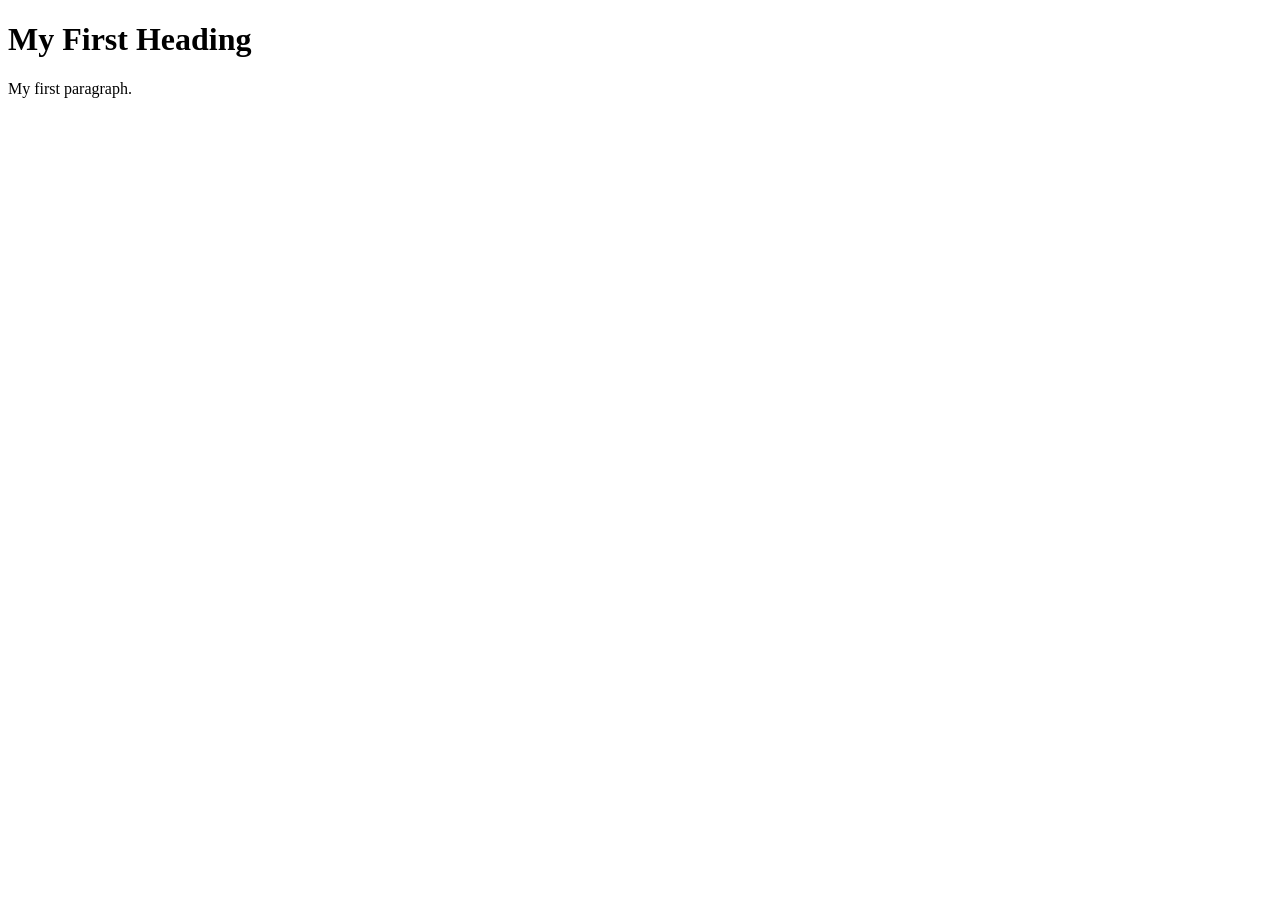
<file: Index.html>
<!DOCTYPE html>
<html>

<!-- Richard Davies, Data Science -->

<!-- CODING LESSON NUMBER 1 -->
<!-- Commenting your code is vital, vital, vital -->

<!-- This is how you add comments to HTML -->

<!-- You can also include
multi - line comments
if you find that useful -->

<!-- To turn text into a comment, use the=is short-cut: CTRL & the "/" key (command + "/" on Mac)-->


<!-- HOW HTML WORKS - THE BASICS -->
<!-- HTML files have two fundamental parts. (1) The head, (2) The body -->

<!-- The head contains things that you do not see on the page -->

<head>
    <title>Ysien Lau</title>
</head>

<!-- The body contains thigs you see -->
<!-- Most elements both open and close, with the content in the middle -->
<!-- Indenting is optional, but helps with readability -->
<body>
    <h1>My First Heading</h1>
    <p>My first paragraph.</p>
</body>
</html>
</file>
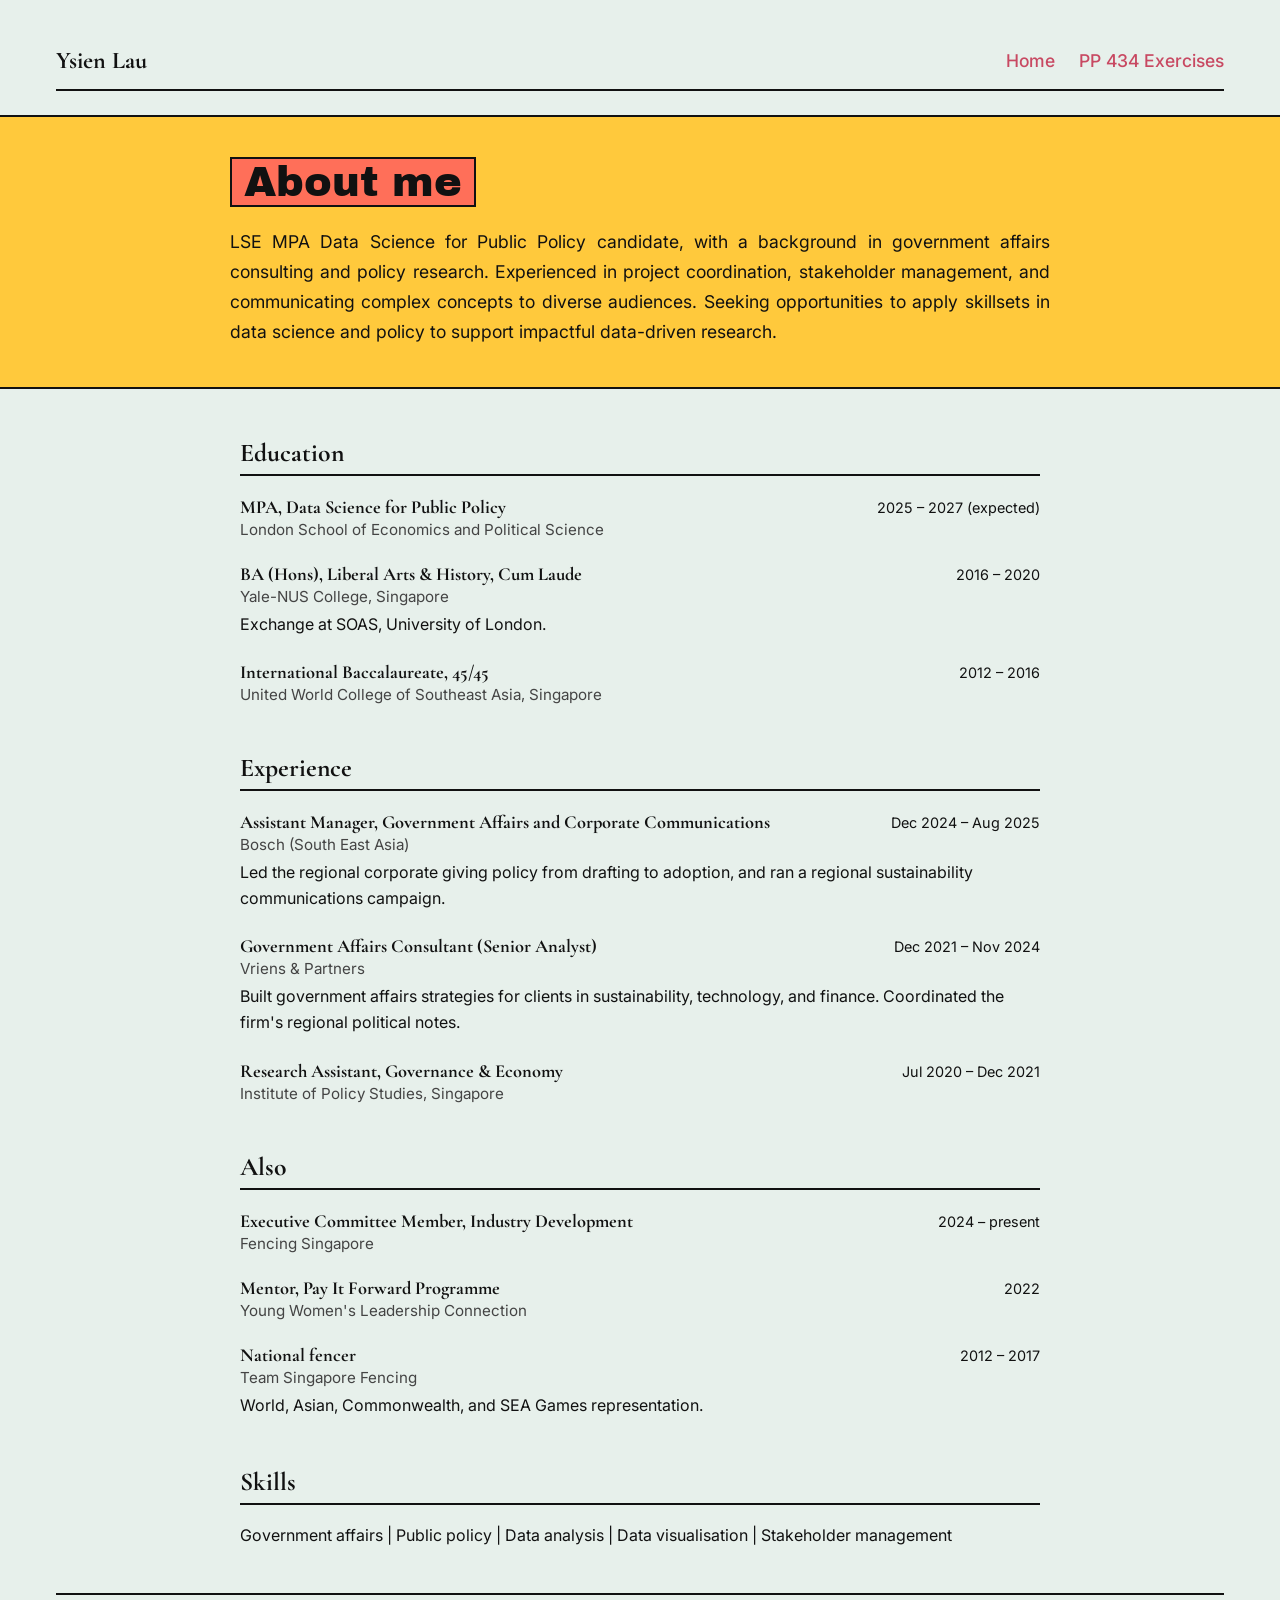
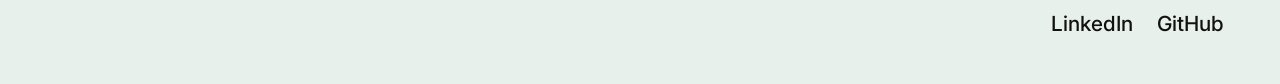
<file: about.html>
<!DOCTYPE html>
<html lang="en">
<head>
  <meta charset="UTF-8">
  <meta name="viewport" content="width=device-width, initial-scale=1">
  <title>About — Ysien Lau</title>
  <link rel="preconnect" href="https://fonts.googleapis.com">
  <link href="https://fonts.googleapis.com/css2?family=Archivo+Black&family=Cormorant+Garamond:wght@500;600;700&family=Inter:wght@400;500&display=swap" rel="stylesheet"> 
  <link rel="stylesheet" href="css/index.css">
</head>
<body>

  <header class="topbar">
    <span class="brand">Ysien Lau</span>
    <nav>
      <a href="index.html">Home</a>
      <a href="pp434/">PP 434 Exercises</a>
    </nav>
  </header>

<section class="intro-band">
  <div class="intro-inner">
    <h1>About <span class="highlight">me</span></h1>
    <p>LSE MPA Data Science for Public Policy candidate, with a background in government affairs consulting and policy research. Experienced in project coordination, stakeholder management, and communicating complex concepts to diverse audiences. Seeking opportunities to apply skillsets in data science and policy to support impactful data-driven research.</p>
  </div>
</section>

<section class="about">

  <h2>Education</h2>

  <div class="entry">
    <div class="entry-head">
      <span class="entry-title">MPA, Data Science for Public Policy</span>
      <span class="entry-date">2025 – 2027 (expected)</span>
    </div>
    <div class="entry-sub">London School of Economics and Political Science</div>
  </div>

  <div class="entry">
    <div class="entry-head">
      <span class="entry-title">BA (Hons), Liberal Arts & History, Cum Laude</span>
      <span class="entry-date">2016 – 2020</span>
    </div>
    <div class="entry-sub">Yale-NUS College, Singapore</div>
    <p>Exchange at SOAS, University of London.</p>
  </div>

  <div class="entry">
    <div class="entry-head">
      <span class="entry-title">International Baccalaureate, 45/45</span>
      <span class="entry-date">2012 – 2016</span>
    </div>
    <div class="entry-sub">United World College of Southeast Asia, Singapore</div>
  </div>

  <h2>Experience</h2>

  <div class="entry">
    <div class="entry-head">
      <span class="entry-title">Assistant Manager, Government Affairs and Corporate Communications</span>
      <span class="entry-date">Dec 2024 – Aug 2025</span>
    </div>
    <div class="entry-sub">Bosch (South East Asia)</div>
    <p>Led the regional corporate giving policy from drafting to adoption, and ran a regional sustainability communications campaign.</p>
  </div>

  <div class="entry">
    <div class="entry-head">
      <span class="entry-title">Government Affairs Consultant (Senior Analyst)</span>
      <span class="entry-date">Dec 2021 – Nov 2024</span>
    </div>
    <div class="entry-sub">Vriens & Partners</div>
    <p>Built government affairs strategies for clients in sustainability, technology, and finance. Coordinated the firm's regional political notes.</p>
  </div>

  <div class="entry">
    <div class="entry-head">
      <span class="entry-title">Research Assistant, Governance & Economy</span>
      <span class="entry-date">Jul 2020 – Dec 2021</span>
    </div>
    <div class="entry-sub">Institute of Policy Studies, Singapore</div>
  </div>

  <h2>Also</h2>

  <div class="entry">
    <div class="entry-head">
      <span class="entry-title">Executive Committee Member, Industry Development</span>
      <span class="entry-date">2024 – present</span>
    </div>
    <div class="entry-sub">Fencing Singapore</div>
  </div>

  <div class="entry">
    <div class="entry-head">
      <span class="entry-title">Mentor, Pay It Forward Programme</span>
      <span class="entry-date">2022</span>
    </div>
    <div class="entry-sub">Young Women's Leadership Connection</div>
  </div>

  <div class="entry">
    <div class="entry-head">
      <span class="entry-title">National fencer</span>
      <span class="entry-date">2012 – 2017</span>
    </div>
    <div class="entry-sub">Team Singapore Fencing</div>
    <p>World, Asian, Commonwealth, and SEA Games representation.</p>
  </div>

  <h2>Skills</h2>
  <p class="fields">Government affairs | Public policy | Data analysis | Data visualisation | Stakeholder management</p>

</section>

  <footer class="site-footer">
    <a href="https://www.linkedin.com/in/ysien-lau">LinkedIn</a>
    <a href="https://github.com/ysienlau/ysienlau.github.io">GitHub</a>
  </footer>

</body>
</html>
</file>
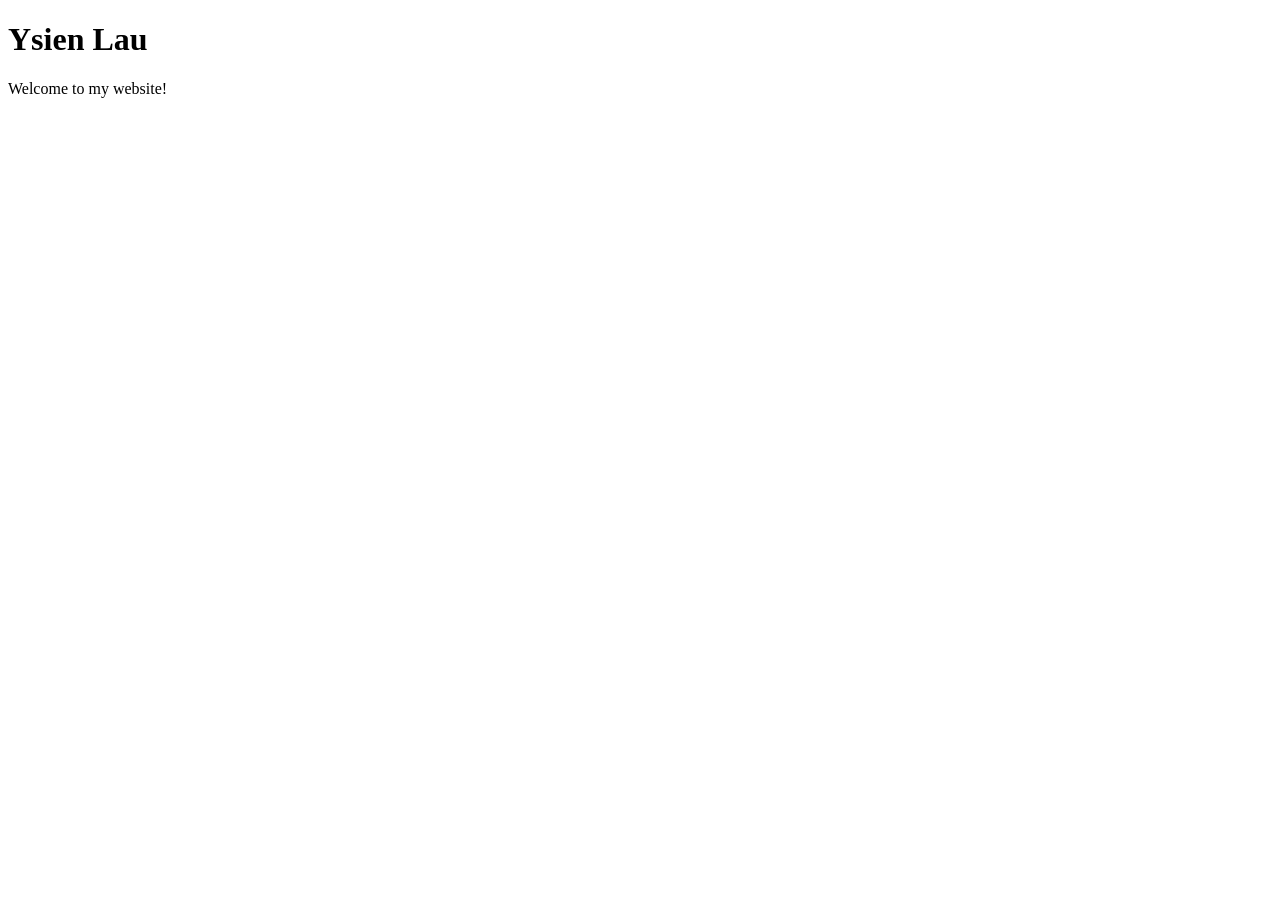
<file: Example1.html>
<!DOCTYPE html>
<html>

<!-- CODING LESSON NUMBER 1 -->
<!-- Commenting your code is vital, vital, vital -->

<!-- This is how you add comments to HTML -->

<!-- You can also include
multi - line comments
if you find that useful -->

<!-- To turn text into a comment, use the=is short-cut: CTRL & the "/" key (command + "/" on Mac)-->

<!-- HOW HTML WORKS - THE BASICS -->
<!-- HTML files have two fundamental parts. (1) The head, (2) The body -->

<!-- The head contains things that you do not see on the page -->

<head>
    <title>Ysien Lau</title>
</head>

<!-- The body contains thigs you see -->
<!-- Most elements both open and close, with the content in the middle -->
<!-- Indenting is optional, but helps with readability -->
<body>
    <h1>Ysien Lau</h1>
    <p>Welcome to my website!</p>
</body>
</html>
</file>
<file: css/index.css>
:root {
  --page-green:#E7F0EB;
  --coral: #FF6F59;
  --sun: #FFC93C;
  --ink: #111111;
  --card-cream: #f5f3f0;
  --data-red: #c84962;
  --font-head: 'Archivo Black', sans-serif;
  --font-serif: 'Cormorant Garamond', serif;
  --font-body: 'Inter', sans-serif;
}

/* ---- Base setup ---- */
body {
  font-family: var(--font-body);
  color: var(--ink);
  background: var(--page-green);
  max-width: none;
  padding: 24px 48px;
}

/* ---- Headings ---- */
h1 {
  font-family: var(--font-head);
  font-weight: 400;
  color: var(--ink);
  background: var(--coral);
  border: 2px solid var(--ink);
  padding: 0 12px;
  display: inline-block;
  font-size: 2.6rem;
  margin-bottom: 4px;
}

h2 {
  font-family: var(--font-serif);
  font-weight: 700; 
  border-bottom: 2px solid var(--ink);
  font-size: 1.6rem;
  margin-top: 48px;
  padding-bottom: 8px;
}

/* ---- Header/intro text under the name ---- */
header p {
  color: var(--ink);
  margin-top: 0;
}

/* ---- Links ---- */
a {
  color: var(--data-red);
}

nav a {
  margin-right: 12px;
  text-decoration: none;
  font-weight: 500;
  background: var(--sun);
  color: var(--ink);
  border: 2px solid var(--ink);
  border-bottom-width: 4px;
  padding: 4px 12px;
  display: inline-block;
}

iframe {
  border: 2px solid var(--ink);
  border-bottom-width: 5px;
  border-radius: 0;
  box-shadow: none;
  background: var(--card-cream);
}

.links {
  margin-top: 0;
  color: var(--ink);
}

.cards {
  display: grid;
  grid-template-columns: repeat(2, minmax(0, 1fr));
  gap: 16px;
  margin-top: 16px;
}

/* stack to one column on narrow screens (phones) */
@media (max-width: 600px) {
  .cards {
    grid-template-columns: 1fr;
  }
}

.card {
  background: var(--card-cream);
  border: 2px solid var(--ink);
  border-bottom-width: 5px;
  padding: 16px 18px;
}

.card .tag {
  display: inline-block;
  background: var(--sun);
  border: 1.5px solid var(--ink);
  padding: 2px 10px;
  font-size: 1.2rem;
  font-weight: 500;
  margin-bottom: 10px;
  align-self: flex-start;
}

.card h3 {
  font-family: var(--font-serif);
  font-weight: 800;
  font-size: 1.5rem;
  margin: 0 0 8px;
  line-height: 1.3;
}

.card p {
  margin: 0 0 8px;
  font-size: 1rem;
  line-height: 1.5;
  color: #3f4968
}

.card .status {
  color: var(--data-blue);
  font-style: normal;
  font-weight: 500;
  margin: 0;
}

.card {
  display: flex;
  flex-direction: column;
}

.card .status {
  margin-top: auto;
  padding-top: 8px;
  text-decoration: none;
}

.card .status a:hover {
  color: var(--coral);
}

.card-chart {
  box-sizing: border-box;
  width: 100%;
  min-width: 0;
  margin: 4px 0 12px;
  padding: 8px;
  background: var(--paper);
  border: 2px solid var(--ink);
  border-bottom-width: 4px;
  overflow: hidden;        /* nothing can paint over the border */
  pointer-events: none;    /* acts as a preview, no hover tooltips */
}

#featured-chart,
#featured-chart img {
    display: block;
    width: 85%;
    height: auto;
    margin: 0 auto;
}

/* headers */

.topbar {
  display: flex;
  justify-content: space-between;
  align-items: center;
  padding: 14px 0;
  border-bottom: 2px solid var(--ink);
  margin-bottom: 24px;
}

.topbar .brand {
  font-family: var(--font-serif);
  font-weight: 700;
  font-size: 1.5rem;
}

.topbar nav a {
  background: transparent;
  border: none;
  padding: 0;
  margin-left: 20px;
  margin-right: 0;
  font-weight: 500;
  color: var(--data-red);
  font-size: 1.1rem;
}

.topbar nav a:hover {
  color: var(--coral);
}

.hero {
  padding: 24px 0 32px;
}

.hero {
  display: flex;
  align-items: center;
  gap: 24px;
  flex-wrap: wrap;
}

.hero-photo {
  width: 200px;
  height: 200px;
  border-radius: 50%;
  border: 2px solid var(--ink);
  object-fit: cover;
  flex-shrink: 0;
}

.hero-text {
  flex: 1;
  min-width: 240px;
}

.hero h1 {
  background: transparent;
  border: none;
  padding: 0;
  display: block;
  font-family: var(--font-serif);
  font-weight: 600;
  font-size: 2.8rem;
  line-height: 1.25;
  margin: 0 0 14px;
}

.hero .highlight {
  background: var(--coral);
  border: 2px solid var(--ink);
  padding: 0 10px;
  display: inline-block;
  line-height: 1.15;
  font-weight: 900;
}

.hero p {
  font-size: 1.3rem;
  line-height: 1.6;
  margin: 0;
}

/* about page */ 

.about {
  max-width: 800px;
  margin: 0 auto;
}

.about h2 {
  border-bottom: 2px solid var(--ink);
  padding-bottom: 6px;
  margin-top: 48px;
  margin-bottom: 20px;
}

.entry {
  margin-bottom: 24px;
}

.entry-head {
  display: flex;
  justify-content: space-between;
  align-items: baseline;
  gap: 16px;
  margin-bottom: 2px;
}

.entry-title {
  font-family: var(--font-serif);
  font-weight: 700;
  font-size: 1.15rem;
}

.entry-date {
  font-size: 0.9rem;
  color: var(--data-blue);
  white-space: nowrap;
}

.entry-sub {
  font-size: 0.95rem;
  color: #444;
  margin-bottom: 6px;
}

.entry p {
  margin: 4px 0 0;
  line-height: 1.6;
}

.about .fields {
  margin-top: 8px;
}

.cv-link {
  margin-top: 32px;
}

.intro-band {
  background: var(--sun);
  border-top: 2px solid var(--ink);
  border-bottom: 2px solid var(--ink);
  padding: 40px 24px;
  margin: 24px calc(50% - 50vw) 40px;
}

.intro-inner {
  max-width: 820px;
  margin: 0 auto;
}

.intro-inner h1 {
  margin-top: 0;
  margin-bottom: 20px;
}

.intro-inner p {
  font-size: 1.1rem;
  line-height: 1.7;
  margin: 0;  
  text-align: justify;
}

.site-footer {
  margin-top: 48px;
  padding: 16px 0;
  border-top: 2px solid var(--ink);
  text-align: right;
}

.site-footer a {
  margin-left: 20px;
  font-weight: 500;
  color: var(--data);
  text-decoration: none;
  font-size: 1.3rem;
}

.site-footer a:hover {
  color: var(--coral);
}

.brand-photo {
  width: 32px;
  height: 32px;
  border-radius: 50%;
  border: 2px solid var(--ink);
  object-fit: cover;
  vertical-align: middle;
  margin-right: 8px;
}

.topbar .brand {
  display: inline-flex;
  align-items: center;
  font-size: 1.5rem;
}
</file>
